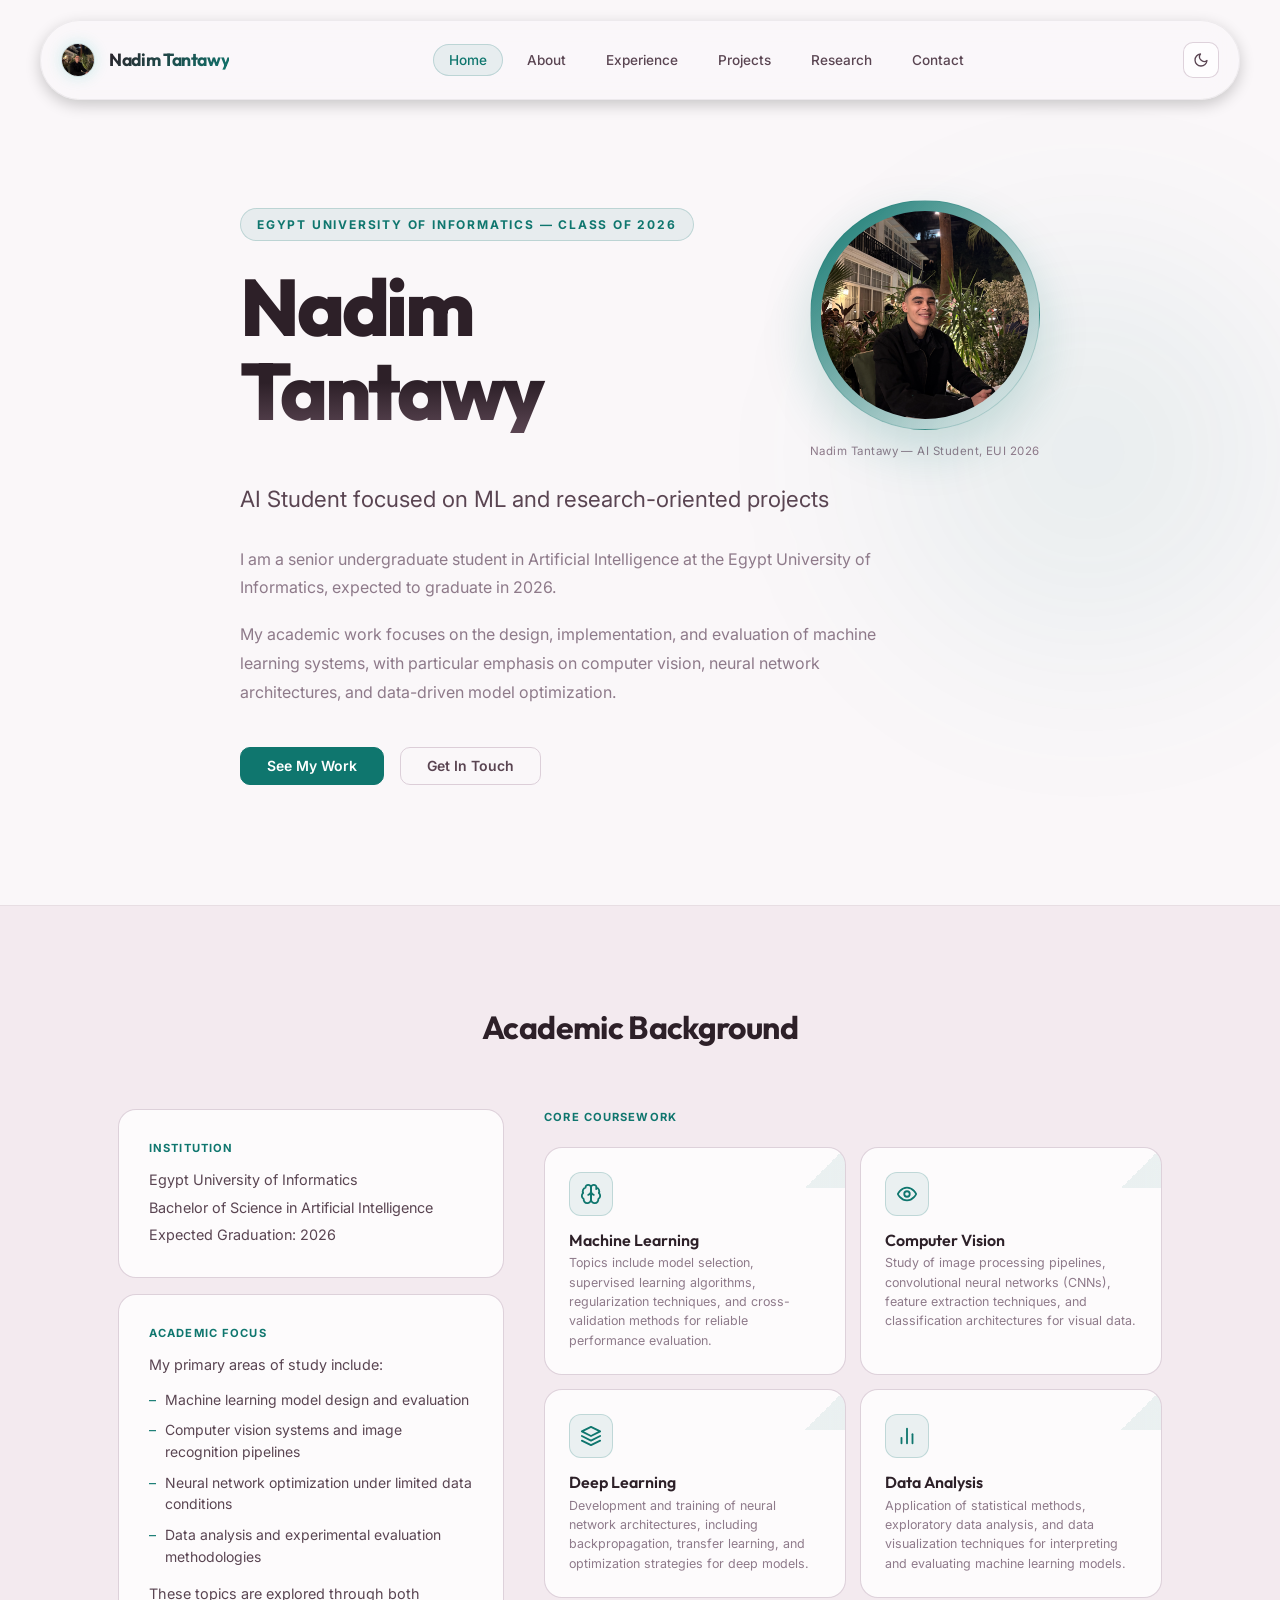
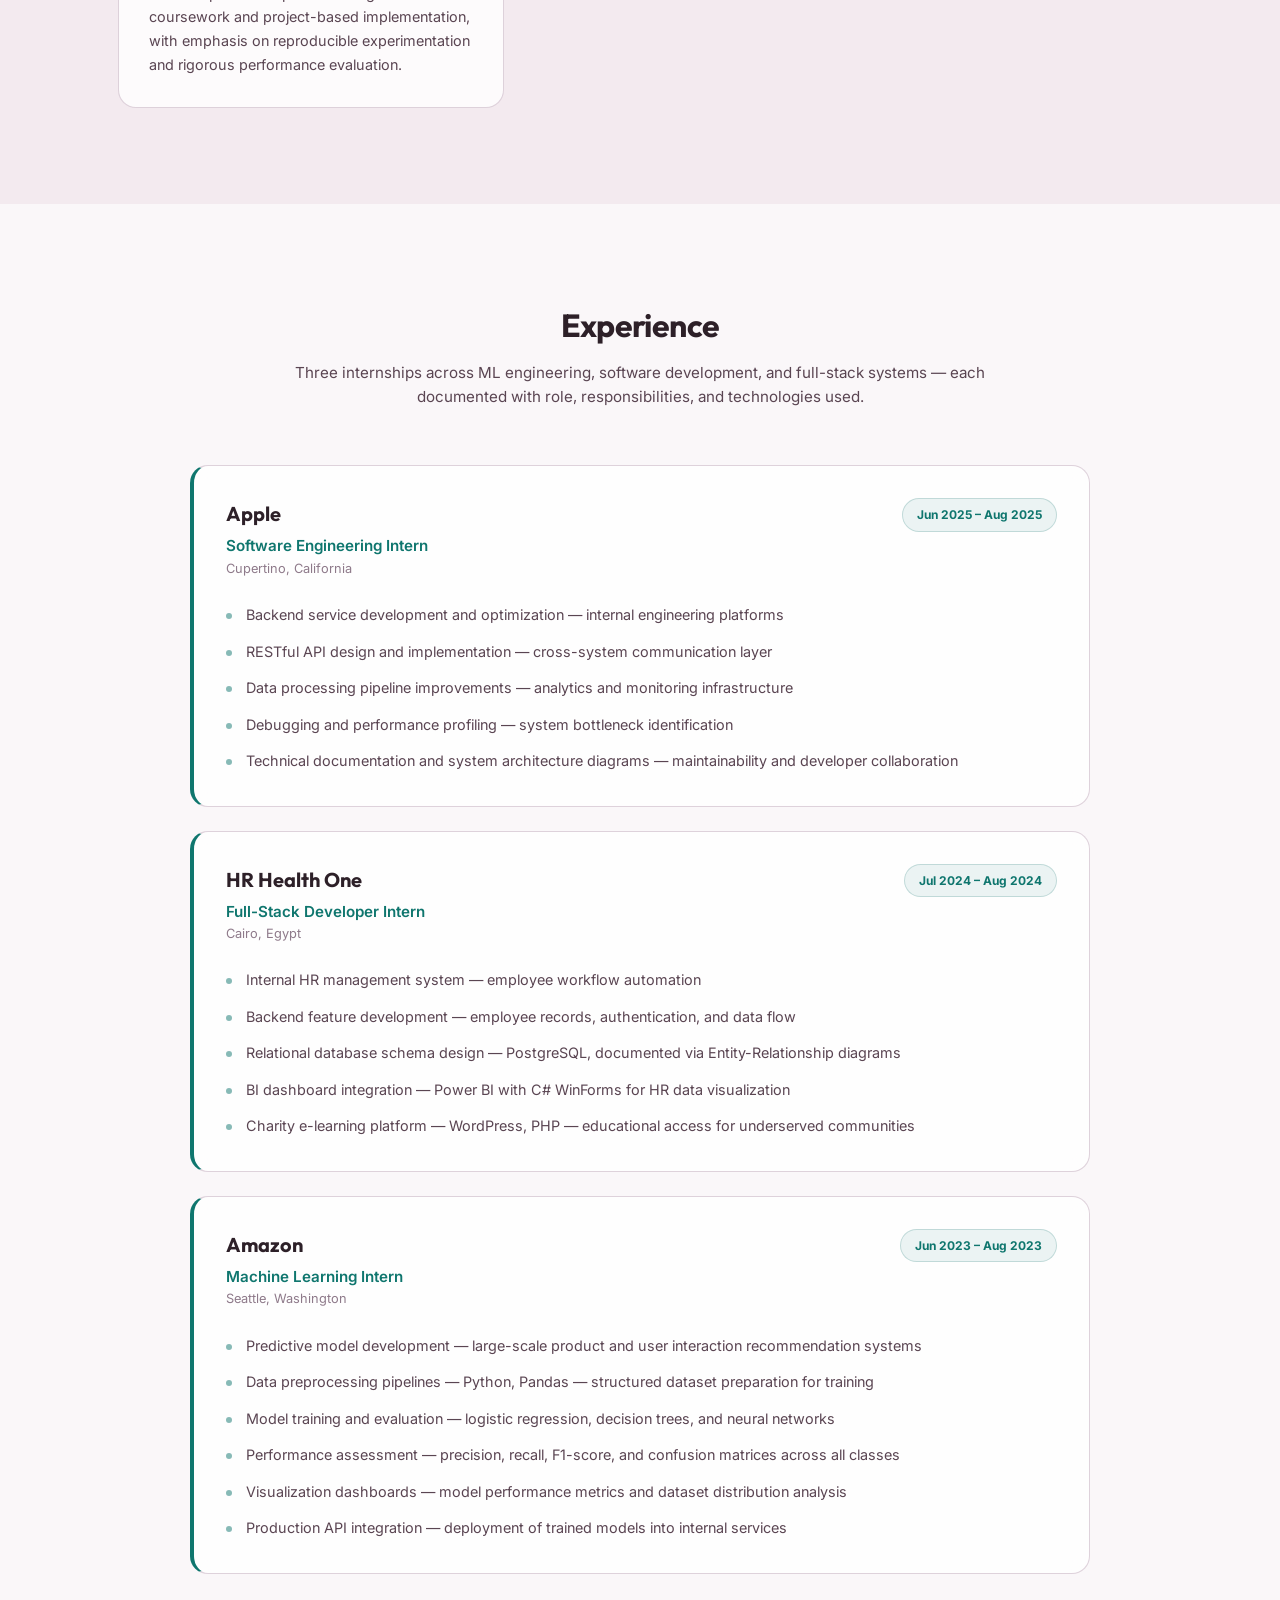
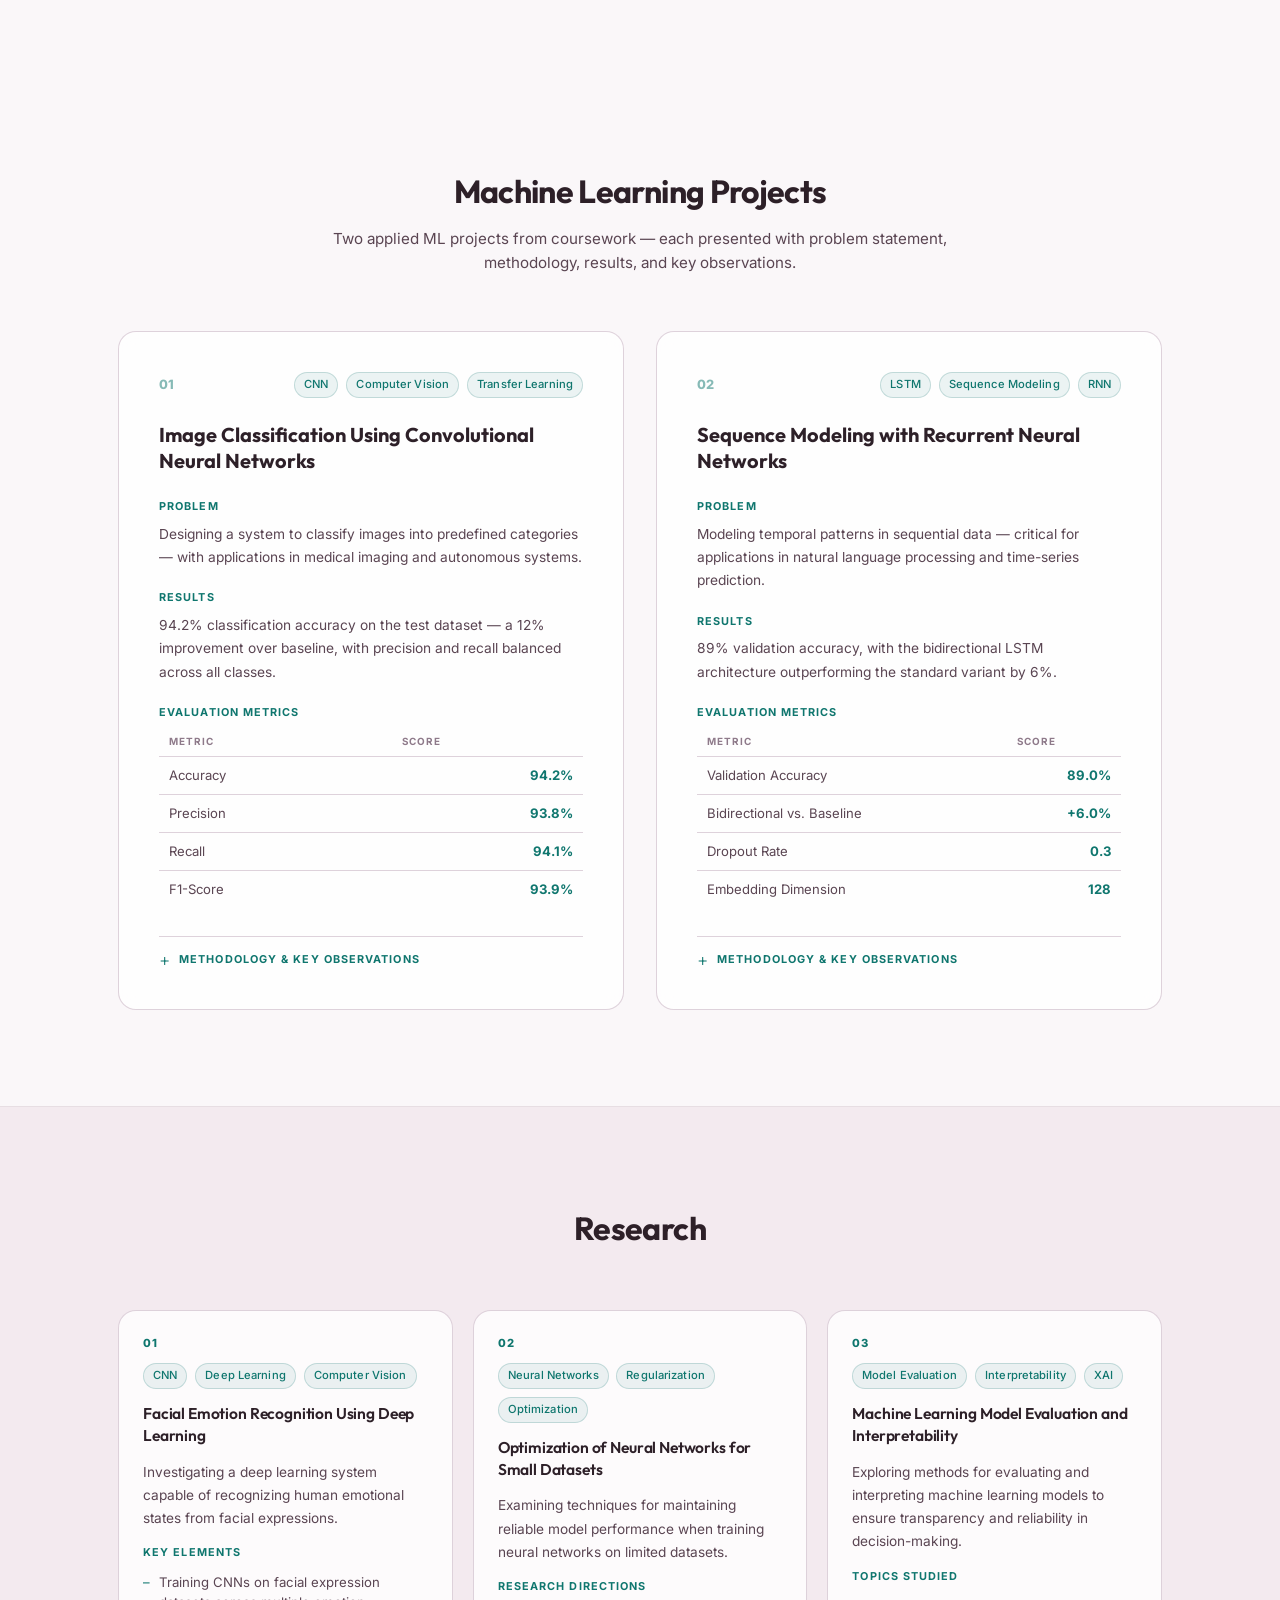
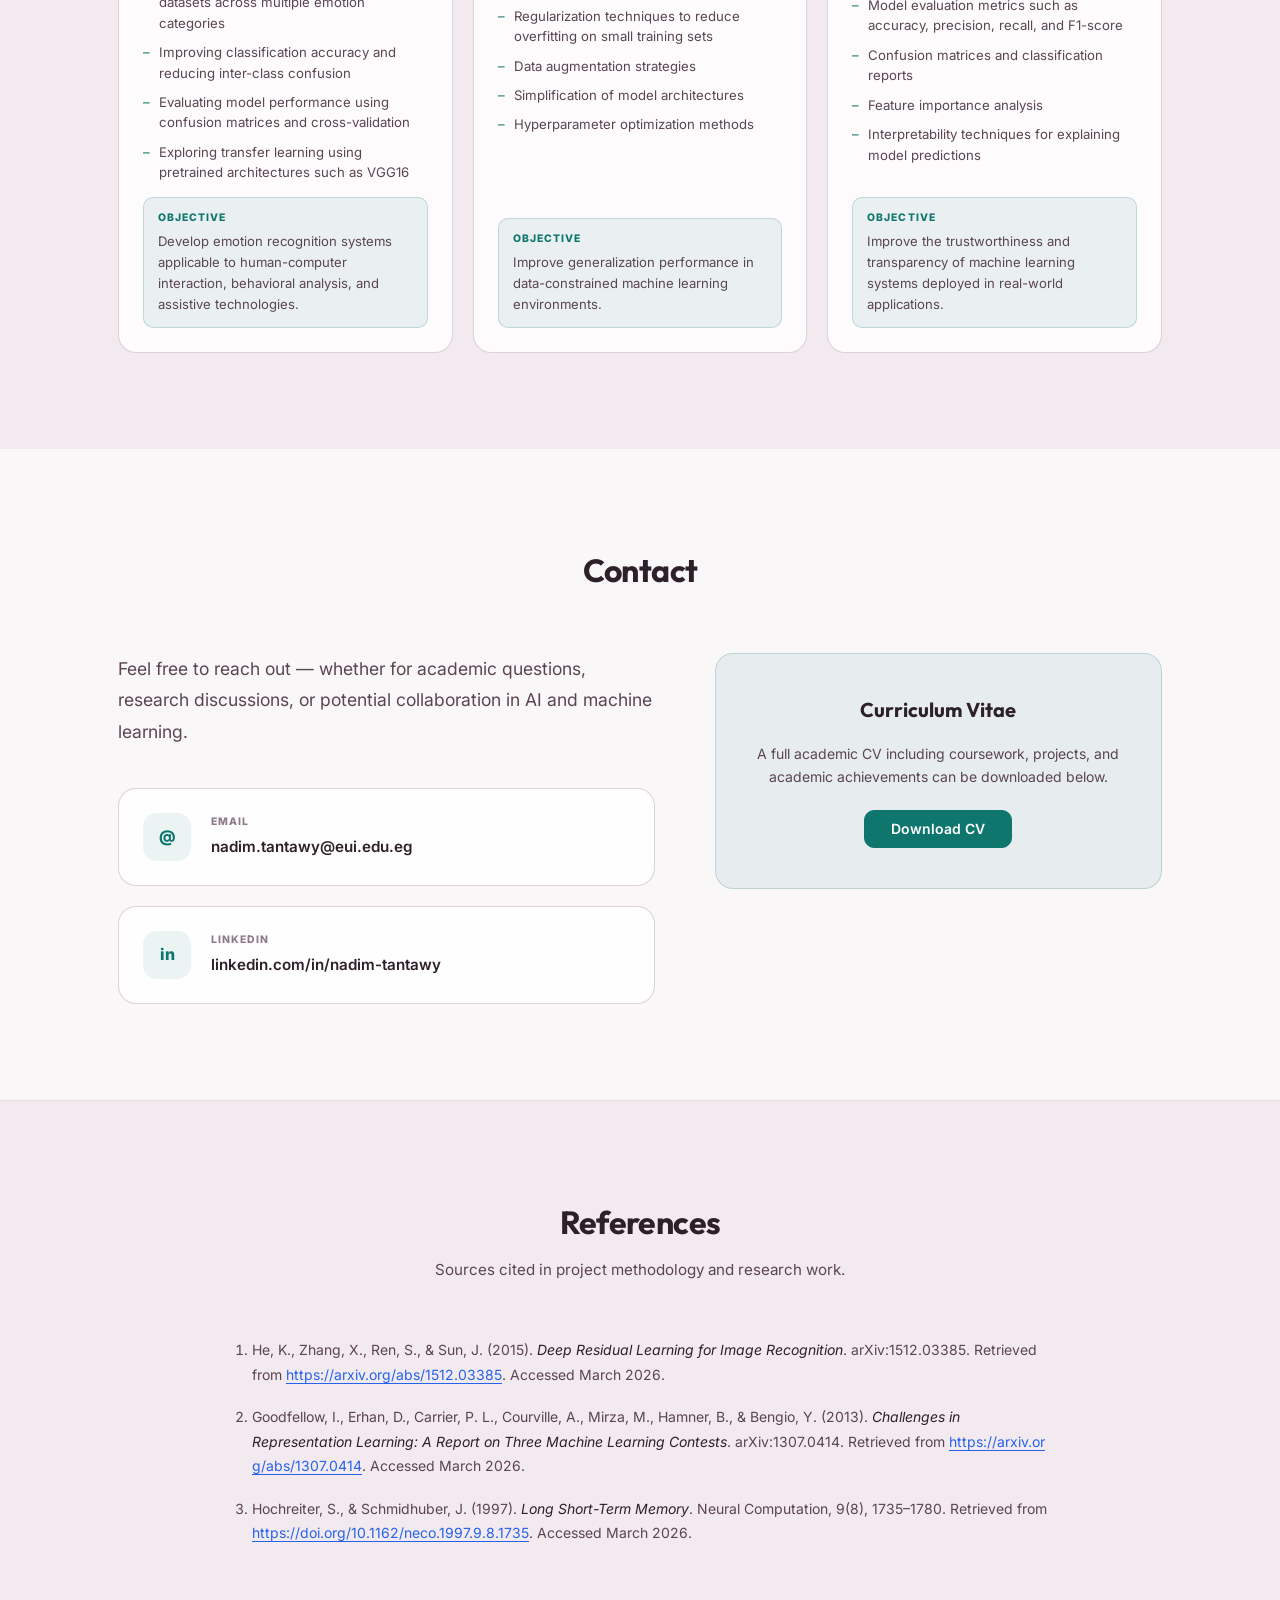
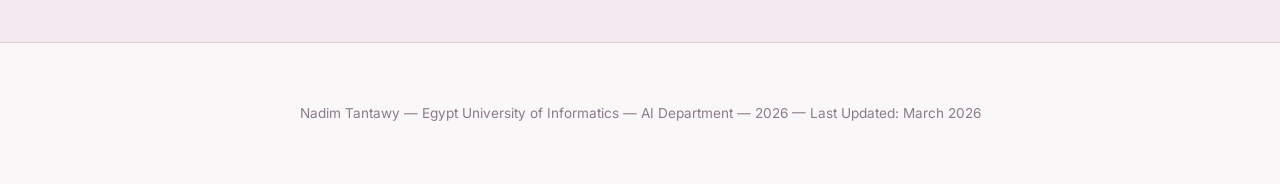
<file: index.html>
<!DOCTYPE html>
<html lang="en" data-theme="dark">

<head>
  <meta charset="UTF-8" />
  <meta name="viewport" content="width=device-width, initial-scale=1.0" />
  <meta name="description"
    content="Academic portfolio of Nadim Tantawy, senior AI student specializing in Machine Learning and Computer Vision at Egypt University of Informatics." />
  <title>Nadim Tantawy — AI Portfolio</title>
  <link rel="preconnect" href="https://fonts.googleapis.com" />
  <link rel="preconnect" href="https://fonts.gstatic.com" crossorigin />
  <link
    href="https://fonts.googleapis.com/css2?family=Inter:wght@300;400;500;600;700&family=Outfit:wght@400;500;600;700;800&display=swap"
    rel="stylesheet" />
  <link rel="stylesheet" href="styles.css" />
  <!-- Inline theme init: runs before first paint to prevent flash -->
  <script>
    (function () {
      var t = localStorage.getItem('theme') ||
        (window.matchMedia('(prefers-color-scheme:light)').matches ? 'light' : 'dark');
      document.documentElement.setAttribute('data-theme', t);
    }());
  </script>
</head>

<body>

  <!-- ===================== NAVIGATION ===================== -->
  <header class="navbar" id="navbar">
    <div class="nav-container">
      <a href="#home" class="nav-brand">
        <div class="brand-wrapper">
          <img src="Nadim image.png" alt="Nadim Tantawy Profile" class="nav-avatar">
          <span class="brand-name">Nadim Tantawy</span>
        </div>
      </a>
      <nav class="nav-menu" id="navMenu" aria-label="Main navigation">
        <ul class="nav-links">
          <li><a href="#home" class="nav-link active">Home</a></li>
          <li><a href="#about" class="nav-link">About</a></li>
          <li><a href="#experience" class="nav-link">Experience</a></li>
          <li><a href="#projects" class="nav-link">Projects</a></li>
          <li><a href="#research" class="nav-link">Research</a></li>
          <li><a href="#contact" class="nav-link">Contact</a></li>
        </ul>
      </nav>
      <div class="nav-actions">
        <button class="theme-toggle" id="themeToggle" aria-label="Toggle colour theme">
          <!-- Sun — visible in dark mode -->
          <svg class="icon-sun" xmlns="http://www.w3.org/2000/svg" width="16" height="16" viewBox="0 0 24 24"
            fill="none" stroke="currentColor" stroke-width="2" stroke-linecap="round" stroke-linejoin="round"
            aria-hidden="true">
            <circle cx="12" cy="12" r="4" />
            <path
              d="M12 2v2M12 20v2M4.93 4.93l1.41 1.41M17.66 17.66l1.41 1.41M2 12h2M20 12h2M6.34 17.66l-1.41 1.41M19.07 4.93l-1.41 1.41" />
          </svg>
          <!-- Moon — visible in light mode -->
          <svg class="icon-moon" xmlns="http://www.w3.org/2000/svg" width="16" height="16" viewBox="0 0 24 24"
            fill="none" stroke="currentColor" stroke-width="2" stroke-linecap="round" stroke-linejoin="round"
            aria-hidden="true">
            <path d="M21 12.79A9 9 0 1 1 11.21 3 7 7 0 0 0 21 12.79z" />
          </svg>
        </button>
        <button class="menu-toggle" id="menuToggle" aria-label="Toggle navigation menu" aria-expanded="false">
          <span></span><span></span><span></span>
        </button>
      </div>
    </div>
  </header>

  <main>

    <!-- ===================== HERO / HOME ===================== -->
    <section id="home" class="hero">
      <div class="container">
        <div class="hero-content reveal">
          <div class="hero-header">
            <div class="hero-text">
              <p class="eyebrow">Egypt University of Informatics &mdash; Class of 2026</p>
              <h1 class="hero-name">Nadim Tantawy</h1>
            </div>
            <figure class="hero-avatar-wrap">
              <div class="hero-avatar">
                <img src="Nadim image.png" alt="Nadim Tantawy, AI Student at Egypt University of Informatics" />
              </div>
              <figcaption class="hero-caption">Nadim Tantawy &mdash; AI Student, EUI 2026</figcaption>
            </figure>
          </div>
          <p class="hero-tagline">AI Student focused on ML and research-oriented projects</p>
          <p class="hero-intro">
            I am a senior undergraduate student in Artificial Intelligence
            at the Egypt University of Informatics, expected to graduate in 2026.
          </p>
          <p class="hero-intro">
            My academic work focuses on the design, implementation, and evaluation of machine learning
            systems, with particular emphasis on computer vision, neural network architectures,
            and data-driven model optimization.
          </p>
          <div class="hero-actions">
            <a href="#projects" class="btn btn-primary">See My Work</a>
            <a href="#contact" class="btn btn-outline">Get In Touch</a>
          </div>
        </div>
      </div>
    </section>

    <!-- ===================== ABOUT / ACADEMIC PROFILE ===================== -->
    <section id="about" class="section section-alt reveal">
      <div class="container">
        <header class="section-header">
          <h2 class="section-title">Academic Background</h2>
        </header>

        <div class="about-grid">
          <div class="about-left">
            <div class="info-card">
              <h3 class="card-label">Institution</h3>
              <p>Egypt University of Informatics</p>
              <p class="muted">Bachelor of Science in Artificial Intelligence</p>
              <p class="muted">Expected Graduation: 2026</p>
            </div>

            <div class="info-card">
              <h3 class="card-label">Academic Focus</h3>
              <p class="muted" style="margin-bottom: 12px;">My primary areas of study include:</p>
              <ul class="dash-list">
                <li>Machine learning model design and evaluation</li>
                <li>Computer vision systems and image recognition pipelines</li>
                <li>Neural network optimization under limited data conditions</li>
                <li>Data analysis and experimental evaluation methodologies</li>
              </ul>
              <p class="muted" style="margin-top: 14px;">
                These topics are explored through both coursework and project-based implementation,
                with emphasis on reproducible experimentation and rigorous performance evaluation.
              </p>
            </div>
          </div>

          <div class="about-right">
            <h3 class="card-label" style="margin-bottom: 20px;">Core Coursework</h3>
            <div class="course-grid">
              <div class="course-card">
                <div class="course-icon"><svg xmlns="http://www.w3.org/2000/svg" width="22" height="22"
                    viewBox="0 0 24 24" fill="none" stroke="currentColor" stroke-width="2" stroke-linecap="round"
                    stroke-linejoin="round">
                    <path d="M12 5a3 3 0 1 0-5.997.125 4 4 0 0 0-2.526 5.77 4 4 0 0 0 .556 6.588A4 4 0 1 0 12 18Z" />
                    <path d="M12 5a3 3 0 1 1 5.997.125 4 4 0 0 1 2.526 5.77 4 4 0 0 1-.556 6.588A4 4 0 1 1 12 18Z" />
                    <path d="M15 13a4.5 4.5 0 0 1-3-4 4.5 4.5 0 0 1-3 4" />
                    <path d="M17.599 6.5a3 3 0 0 0 .399-1.375" />
                  </svg></div>
                <div>
                  <h4>Machine Learning</h4>
                  <p>Topics include model selection, supervised learning algorithms, regularization techniques, and
                    cross-validation methods for reliable performance evaluation.</p>
                </div>
              </div>
              <div class="course-card">
                <div class="course-icon"><svg xmlns="http://www.w3.org/2000/svg" width="22" height="22"
                    viewBox="0 0 24 24" fill="none" stroke="currentColor" stroke-width="2" stroke-linecap="round"
                    stroke-linejoin="round">
                    <path d="M2 12s3-7 10-7 10 7 10 7-3 7-10 7-10-7-10-7Z" />
                    <circle cx="12" cy="12" r="3" />
                  </svg></div>
                <div>
                  <h4>Computer Vision</h4>
                  <p>Study of image processing pipelines, convolutional neural networks (CNNs), feature extraction
                    techniques, and classification architectures for visual data.</p>
                </div>
              </div>
              <div class="course-card">
                <div class="course-icon"><svg xmlns="http://www.w3.org/2000/svg" width="22" height="22"
                    viewBox="0 0 24 24" fill="none" stroke="currentColor" stroke-width="2" stroke-linecap="round"
                    stroke-linejoin="round">
                    <polygon points="12 2 2 7 12 12 22 7 12 2" />
                    <polyline points="2 17 12 22 22 17" />
                    <polyline points="2 12 12 17 22 12" />
                  </svg></div>
                <div>
                  <h4>Deep Learning</h4>
                  <p>Development and training of neural network architectures, including backpropagation, transfer
                    learning, and optimization strategies for deep models.</p>
                </div>
              </div>
              <div class="course-card">
                <div class="course-icon"><svg xmlns="http://www.w3.org/2000/svg" width="22" height="22"
                    viewBox="0 0 24 24" fill="none" stroke="currentColor" stroke-width="2" stroke-linecap="round"
                    stroke-linejoin="round">
                    <line x1="18" x2="18" y1="20" y2="10" />
                    <line x1="12" x2="12" y1="20" y2="4" />
                    <line x1="6" x2="6" y1="20" y2="14" />
                  </svg></div>
                <div>
                  <h4>Data Analysis</h4>
                  <p>Application of statistical methods, exploratory data analysis, and data visualization techniques
                    for interpreting and evaluating machine learning models.</p>
                </div>
              </div>
            </div>
          </div>
        </div>
      </div>
    </section>

    <!-- ===================== EXPERIENCE ===================== -->
    <section id="experience" class="section reveal">
      <div class="container">
        <header class="section-header">
          <h2 class="section-title">Experience</h2>
          <p class="section-sub">Three internships across ML engineering, software development, and full-stack systems — each documented with role, responsibilities, and technologies used.</p>
        </header>

        <div class="exp-list">

          <article class="exp-card">
            <div class="exp-head">
              <div class="exp-info">
                <h3 class="exp-company">Apple</h3>
                <p class="exp-role">Software Engineering Intern</p>
                <p class="exp-loc">Cupertino, California</p>
              </div>
              <span class="exp-period">Jun 2025 &ndash; Aug 2025</span>
            </div>
            <ul class="exp-bullets">
              <li>Backend service development and optimization &mdash; internal engineering platforms</li>
              <li>RESTful API design and implementation &mdash; cross-system communication layer</li>
              <li>Data processing pipeline improvements &mdash; analytics and monitoring infrastructure</li>
              <li>Debugging and performance profiling &mdash; system bottleneck identification</li>
              <li>Technical documentation and system architecture diagrams &mdash; maintainability and developer collaboration</li>
            </ul>
          </article>

          <article class="exp-card">
            <div class="exp-head">
              <div class="exp-info">
                <h3 class="exp-company">HR Health One</h3>
                <p class="exp-role">Full-Stack Developer Intern</p>
                <p class="exp-loc">Cairo, Egypt</p>
              </div>
              <span class="exp-period">Jul 2024 &ndash; Aug 2024</span>
            </div>
            <ul class="exp-bullets">
              <li>Internal HR management system &mdash; employee workflow automation</li>
              <li>Backend feature development &mdash; employee records, authentication, and data flow</li>
              <li>Relational database schema design &mdash; PostgreSQL, documented via Entity-Relationship diagrams</li>
              <li>BI dashboard integration &mdash; Power BI with C# WinForms for HR data visualization</li>
              <li>Charity e-learning platform &mdash; WordPress, PHP &mdash; educational access for underserved communities</li>
            </ul>
          </article>

          <article class="exp-card">
            <div class="exp-head">
              <div class="exp-info">
                <h3 class="exp-company">Amazon</h3>
                <p class="exp-role">Machine Learning Intern</p>
                <p class="exp-loc">Seattle, Washington</p>
              </div>
              <span class="exp-period">Jun 2023 &ndash; Aug 2023</span>
            </div>
            <ul class="exp-bullets">
              <li>Predictive model development &mdash; large-scale product and user interaction recommendation systems</li>
              <li>Data preprocessing pipelines &mdash; Python, Pandas &mdash; structured dataset preparation for training</li>
              <li>Model training and evaluation &mdash; logistic regression, decision trees, and neural networks</li>
              <li>Performance assessment &mdash; precision, recall, F1-score, and confusion matrices across all classes</li>
              <li>Visualization dashboards &mdash; model performance metrics and dataset distribution analysis</li>
              <li>Production API integration &mdash; deployment of trained models into internal services</li>
            </ul>
          </article>

        </div>
      </div>
    </section>

    <!-- ===================== PROJECTS ===================== -->
    <section id="projects" class="section reveal">
      <div class="container">
        <header class="section-header">
          <h2 class="section-title">Machine Learning Projects</h2>
          <p class="section-sub">Two applied ML projects from coursework — each presented with problem statement, methodology, results, and key observations.</p>
        </header>

        <div class="projects-grid">

          <!-- Project 01 -->
          <article class="project-card">
            <div class="project-header">
              <span class="project-num">01</span>
              <div class="tag-row">
                <span class="tag tag-sm">CNN</span>
                <span class="tag tag-sm">Computer Vision</span>
                <span class="tag tag-sm">Transfer Learning</span>
              </div>
            </div>
            <h3 class="project-title">Image Classification Using Convolutional Neural Networks</h3>
            <div class="project-body">
              <div class="detail">
                <h4>Problem</h4>
                <p>Designing a system to classify images into predefined categories &mdash; with applications in medical imaging and autonomous systems.</p>
              </div>
              <div class="detail">
                <h4>Results</h4>
                <p>94.2% classification accuracy on the test dataset &mdash; a 12% improvement over baseline, with precision and recall balanced across all classes.</p>
              </div>
              <div class="detail">
                <h4>Evaluation Metrics</h4>
                <table class="metrics-table">
                  <thead><tr><th>Metric</th><th>Score</th></tr></thead>
                  <tbody>
                    <tr><td>Accuracy</td><td>94.2%</td></tr>
                    <tr><td>Precision</td><td>93.8%</td></tr>
                    <tr><td>Recall</td><td>94.1%</td></tr>
                    <tr><td>F1-Score</td><td>93.9%</td></tr>
                  </tbody>
                </table>
              </div>
              <details>
                <summary>Methodology &amp; Key Observations</summary>
                <div class="detail">
                  <h4>Methodology</h4>
                  <p>Transfer learning with a pretrained ResNet-50 backbone. Key steps included:</p>
                  <ul class="dash-list" style="margin-top: 10px;">
                    <li>Applying data augmentation techniques to improve generalization</li>
                    <li>Fine-tuning classification layers on the target dataset</li>
                    <li>Implementing a structured training pipeline with validation monitoring</li>
                  </ul>
                </div>
                <div class="detail">
                  <h4>Key Observations</h4>
                  <ul class="dash-list">
                    <li>Transfer learning significantly reduced training time while maintaining strong predictive performance</li>
                    <li>Data augmentation proved essential for preventing overfitting when training data was limited</li>
                    <li>Evaluation metrics beyond accuracy were necessary to properly assess model behavior</li>
                  </ul>
                </div>
              </details>
            </div>
          </article>

          <!-- Project 02 -->
          <article class="project-card">
            <div class="project-header">
              <span class="project-num">02</span>
              <div class="tag-row">
                <span class="tag tag-sm">LSTM</span>
                <span class="tag tag-sm">Sequence Modeling</span>
                <span class="tag tag-sm">RNN</span>
              </div>
            </div>
            <h3 class="project-title">Sequence Modeling with Recurrent Neural Networks</h3>
            <div class="project-body">
              <div class="detail">
                <h4>Problem</h4>
                <p>Modeling temporal patterns in sequential data &mdash; critical for applications in natural language processing and time-series prediction.</p>
              </div>
              <div class="detail">
                <h4>Results</h4>
                <p>89% validation accuracy, with the bidirectional LSTM architecture outperforming the standard variant by 6%.</p>
              </div>
              <div class="detail">
                <h4>Evaluation Metrics</h4>
                <table class="metrics-table">
                  <thead><tr><th>Metric</th><th>Score</th></tr></thead>
                  <tbody>
                    <tr><td>Validation Accuracy</td><td>89.0%</td></tr>
                    <tr><td>Bidirectional vs. Baseline</td><td>+6.0%</td></tr>
                    <tr><td>Dropout Rate</td><td>0.3</td></tr>
                    <tr><td>Embedding Dimension</td><td>128</td></tr>
                  </tbody>
                </table>
              </div>
              <details>
                <summary>Methodology &amp; Key Observations</summary>
                <div class="detail">
                  <h4>Methodology</h4>
                  <p>LSTM-based RNN architecture. The training process included:</p>
                  <ul class="dash-list" style="margin-top: 10px;">
                    <li>Use of pretrained embeddings</li>
                    <li>Dropout regularization to reduce overfitting</li>
                    <li>Comparison between standard and bidirectional LSTM architectures</li>
                  </ul>
                </div>
                <div class="detail">
                  <h4>Key Observations</h4>
                  <ul class="dash-list">
                    <li>Careful data preprocessing had a significant impact on model performance</li>
                    <li>Hyperparameter tuning required systematic experimentation rather than heuristic selection</li>
                    <li>Bidirectional architectures improved contextual understanding in sequential tasks</li>
                  </ul>
                </div>
              </details>
            </div>
          </article>

        </div>
      </div>
    </section>

    <!-- ===================== RESEARCH ===================== -->
    <section id="research" class="section section-alt reveal">
      <div class="container">
        <header class="section-header">
          <h2 class="section-title">Research</h2>
        </header>

        <!-- Research project cards -->
        <div class="research-cards">

          <!-- Research 01 -->
          <article class="rcard">
            <div class="rcard-top">
              <span class="rcard-num">01</span>
              <div class="tag-row">
                <span class="tag tag-sm">CNN</span>
                <span class="tag tag-sm">Deep Learning</span>
                <span class="tag tag-sm">Computer Vision</span>
              </div>
            </div>
            <h3 class="rcard-title">Facial Emotion Recognition Using Deep Learning</h3>
            <p class="rcard-desc">Investigating a deep learning system capable of recognizing human emotional states from facial expressions.</p>
            <h4 class="rcard-sublabel">Key Elements</h4>
            <ul class="dash-list">
              <li>Training CNNs on facial expression datasets across multiple emotion categories</li>
              <li>Improving classification accuracy and reducing inter-class confusion</li>
              <li>Evaluating model performance using confusion matrices and cross-validation</li>
              <li>Exploring transfer learning using pretrained architectures such as VGG16</li>
            </ul>
            <div class="rcard-goal">
              <span class="rcard-goal-label">Objective</span>
              <p>Develop emotion recognition systems applicable to human-computer interaction, behavioral analysis, and assistive technologies.</p>
            </div>
          </article>

          <!-- Research 02 -->
          <article class="rcard">
            <div class="rcard-top">
              <span class="rcard-num">02</span>
              <div class="tag-row">
                <span class="tag tag-sm">Neural Networks</span>
                <span class="tag tag-sm">Regularization</span>
                <span class="tag tag-sm">Optimization</span>
              </div>
            </div>
            <h3 class="rcard-title">Optimization of Neural Networks for Small Datasets</h3>
            <p class="rcard-desc">Examining techniques for maintaining reliable model performance when training neural networks on limited datasets.</p>
            <h4 class="rcard-sublabel">Research Directions</h4>
            <ul class="dash-list">
              <li>Regularization techniques to reduce overfitting on small training sets</li>
              <li>Data augmentation strategies</li>
              <li>Simplification of model architectures</li>
              <li>Hyperparameter optimization methods</li>
            </ul>
            <div class="rcard-goal">
              <span class="rcard-goal-label">Objective</span>
              <p>Improve generalization performance in data-constrained machine learning environments.</p>
            </div>
          </article>

          <!-- Research 03 -->
          <article class="rcard">
            <div class="rcard-top">
              <span class="rcard-num">03</span>
              <div class="tag-row">
                <span class="tag tag-sm">Model Evaluation</span>
                <span class="tag tag-sm">Interpretability</span>
                <span class="tag tag-sm">XAI</span>
              </div>
            </div>
            <h3 class="rcard-title">Machine Learning Model Evaluation and Interpretability</h3>
            <p class="rcard-desc">Exploring methods for evaluating and interpreting machine learning models to ensure transparency and reliability in decision-making.</p>
            <h4 class="rcard-sublabel">Topics Studied</h4>
            <ul class="dash-list">
              <li>Model evaluation metrics such as accuracy, precision, recall, and F1-score</li>
              <li>Confusion matrices and classification reports</li>
              <li>Feature importance analysis</li>
              <li>Interpretability techniques for explaining model predictions</li>
            </ul>
            <div class="rcard-goal">
              <span class="rcard-goal-label">Objective</span>
              <p>Improve the trustworthiness and transparency of machine learning systems deployed in real-world applications.</p>
            </div>
          </article>

        </div>
      </div>
    </section>

    <!-- ===================== CONTACT ===================== -->
    <section id="contact" class="section reveal">
      <div class="container">
        <header class="section-header">
          <h2 class="section-title">Contact</h2>
        </header>

        <div class="contact-grid">
          <div class="contact-left">
            <p class="contact-intro">
              Feel free to reach out — whether for academic questions, research discussions,
              or potential collaboration in AI and machine learning.
            </p>
            <div class="contact-list">
              <a href="mailto:nadim.tantawy@eui.edu.eg" class="contact-item">
                <div class="contact-icon" aria-hidden="true">@</div>
                <div>
                  <p class="contact-label">Email</p>
                  <p class="contact-val">nadim.tantawy@eui.edu.eg</p>
                </div>
              </a>
              <a href="https://linkedin.com/in/nadim-tantawy" target="_blank" rel="noopener noreferrer"
                class="contact-item">
                <div class="contact-icon" aria-hidden="true">in</div>
                <div>
                  <p class="contact-label">LinkedIn</p>
                  <p class="contact-val">linkedin.com/in/nadim-tantawy</p>
                </div>
              </a>
            </div>
          </div>

          <div class="contact-right">
            <div class="resume-card">
              <h3>Curriculum Vitae</h3>
              <p>
                A full academic CV including coursework, projects, and academic
                achievements can be downloaded below.
              </p>
              <a href="#" class="btn btn-primary">Download CV</a>
            </div>
          </div>
        </div>
      </div>
    </section>

  </main>

  <!-- ===================== REFERENCES ===================== -->
  <section class="section section-alt">
    <div class="container">
      <header class="section-header">
        <h2 class="section-title">References</h2>
        <p class="section-sub">Sources cited in project methodology and research work.</p>
      </header>
      <ol class="references-list">
        <li>He, K., Zhang, X., Ren, S., &amp; Sun, J. (2015). <em>Deep Residual Learning for Image Recognition</em>. arXiv:1512.03385. Retrieved from <a href="https://arxiv.org/abs/1512.03385" target="_blank" rel="noopener noreferrer">https://arxiv.org/abs/1512.03385</a>. Accessed March 2026.</li>
        <li>Goodfellow, I., Erhan, D., Carrier, P. L., Courville, A., Mirza, M., Hamner, B., &amp; Bengio, Y. (2013). <em>Challenges in Representation Learning: A Report on Three Machine Learning Contests</em>. arXiv:1307.0414. Retrieved from <a href="https://arxiv.org/abs/1307.0414" target="_blank" rel="noopener noreferrer">https://arxiv.org/abs/1307.0414</a>. Accessed March 2026.</li>
        <li>Hochreiter, S., &amp; Schmidhuber, J. (1997). <em>Long Short-Term Memory</em>. Neural Computation, 9(8), 1735&ndash;1780. Retrieved from <a href="https://doi.org/10.1162/neco.1997.9.8.1735" target="_blank" rel="noopener noreferrer">https://doi.org/10.1162/neco.1997.9.8.1735</a>. Accessed March 2026.</li>
      </ol>
    </div>
  </section>

  <!-- ===================== FOOTER ===================== -->
  <footer class="footer">
    <div class="container">
      <p>Nadim Tantawy &mdash; Egypt University of Informatics &mdash; AI Department &mdash; 2026 &mdash; Last Updated: March 2026</p>
    </div>
  </footer>

  <script src="script.js"></script>
</body>

</html>
</file>
<file: styles.css>
/* ============================================================
   NADIM TANTAWY — ACADEMIC PORTFOLIO
   styles.css  (V2 UI + Amber palette + Updated content)
   ============================================================ */

/* ── Variables (dark — default) ──────────────────────────── */
:root {
  /* Core Palette (Dark mode default) */
  --bg: #120e15;
  --surface: #1a1423;
  --card: rgba(32, 25, 43, 0.6);
  --border: rgba(60, 48, 80, 0.5);
  --border-glow: rgba(20, 184, 166, 0.25);

  --accent: #14b8a6;
  --accent-dark: #0d9488;
  --accent-glow: rgba(20, 184, 166, 0.35);
  --accent-soft: rgba(20, 184, 166, 0.1);
  --accent-text: #5eead4;

  --text: #fdf8f6;
  --text-sec: #d4c1cc;
  --text-muted: #8e7a8a;

  --nav-h: 80px;
  --r: 18px;
  --r-sm: 10px;
  --shadow-lg: 0 20px 50px rgba(0, 0, 0, 0.5);
  --shadow-sm: 0 5px 15px rgba(0, 0, 0, 0.2);
  --t: 0.3s cubic-bezier(0.4, 0, 0.2, 1);

  --glass-bg: rgba(18, 14, 21, 0.85);
  --glass-border: rgba(255, 255, 255, 0.08);

  --font: 'Inter', system-ui, -apple-system, sans-serif;
  --font-heading: 'Outfit', 'Inter', sans-serif;
}

/* ── Light mode ───────────────────────────────────────────── */
html[data-theme="light"] {
  --bg: #faf7f9;
  --surface: #f3eaef;
  --card: rgba(255, 255, 255, 0.8);
  --border: rgba(200, 180, 195, 0.6);
  --border-glow: rgba(15, 118, 110, 0.2);

  --accent: #0f766e;
  --accent-dark: #115e59;
  --accent-glow: rgba(15, 118, 110, 0.2);
  --accent-soft: rgba(15, 118, 110, 0.08);

  --text: #2d2028;
  --text-sec: #5a4552;
  --text-muted: #8e7a8a;

  --glass-bg: rgba(250, 247, 249, 0.85);
  --glass-border: rgba(0, 0, 0, 0.05);
}

/* ── Reset ────────────────────────────────────────────────── */
*,
*::before,
*::after {
  box-sizing: border-box;
  margin: 0;
  padding: 0;
}

html {
  scroll-behavior: smooth;
  scroll-padding-top: var(--nav-h);
}

body {
  font-family: var(--font);
  background: var(--bg);
  color: var(--text);
  line-height: 1.6;
  -webkit-font-smoothing: antialiased;
  transition: background 0.3s ease, color 0.3s ease;
}

a {
  color: inherit;
  text-decoration: none;
}

ul {
  list-style: none;
}

img {
  display: block;
  max-width: 100%;
}

/* ── Utilities ────────────────────────────────────────────── */
.container {
  max-width: 1100px;
  margin: 0 auto;
  padding: 0 28px;
}

.muted {
  color: var(--text-muted);
  font-size: 0.85rem;
}

.card-label {
  font-size: 0.7rem;
  font-weight: 700;
  letter-spacing: 0.1em;
  text-transform: uppercase;
  color: var(--accent);
  margin-bottom: 10px;
}

/* ── Scroll Reveal ────────────────────────────────────────── */
.reveal {
  opacity: 0;
  transform: translateY(30px);
  transition: opacity 0.7s ease, transform 0.7s ease;
}

.reveal.active {
  opacity: 1;
  transform: translateY(0);
}

/* ── Tags ─────────────────────────────────────────────────── */
.tag {
  display: inline-block;
  padding: 5px 13px;
  background: var(--accent-soft);
  border: 1px solid var(--border-glow);
  border-radius: 100px;
  font-size: 0.78rem;
  font-weight: 500;
  color: var(--accent);
  letter-spacing: 0.01em;
}

.tag.tag-sm {
  padding: 3px 9px;
  font-size: 0.7rem;
}

.tag-row {
  display: flex;
  flex-wrap: wrap;
  gap: 8px;
}

/* ── Buttons ──────────────────────────────────────────────── */
.btn {
  display: inline-block;
  padding: 11px 26px;
  border-radius: var(--r-sm);
  font-size: 0.875rem;
  font-weight: 600;
  line-height: 1;
  cursor: pointer;
  transition: background var(--t), border-color var(--t),
    color var(--t), transform var(--t), box-shadow var(--t);
}

.btn-primary {
  background: var(--accent);
  color: #fff;
  border: 1px solid var(--accent);
}

.btn-primary:hover {
  background: var(--accent-dark);
  border-color: var(--accent-dark);
  transform: translateY(-2px);
  box-shadow: 0 6px 20px rgba(20, 184, 166, 0.35);
}

.btn-outline {
  background: transparent;
  color: var(--text-sec);
  border: 1px solid var(--border);
}

.btn-outline:hover {
  background: var(--card);
  color: var(--text);
  border-color: var(--text-muted);
  transform: translateY(-2px);
}

/* ── Navigation (floating pill) ──────────────────────────── */
.navbar {
  position: fixed;
  inset: 20px 0 auto 0;
  height: var(--nav-h);
  z-index: 200;
  transition: all var(--t);
}

.nav-container {
  max-width: 1200px;
  margin: 0 auto;
  padding: 0 20px;
  height: 100%;
  display: flex;
  align-items: center;
  justify-content: space-between;
  background: var(--glass-bg);
  backdrop-filter: blur(16px) saturate(180%);
  -webkit-backdrop-filter: blur(16px) saturate(180%);
  border: 1px solid var(--glass-border);
  border-radius: 100px;
  box-shadow: var(--shadow-sm);
}

.navbar.scrolled {
  inset: 10px 0 auto 0;
}

.navbar.scrolled .nav-container {
  box-shadow: var(--shadow-lg);
  border-color: var(--accent-glow);
}

.nav-brand {
  display: flex;
  flex-direction: column;
  gap: 1px;
}

.brand-name {
  font-family: var(--font-heading);
  font-size: 1.1rem;
  font-weight: 700;
  background: linear-gradient(135deg, var(--text), var(--accent));
  background-clip: text;
  -webkit-background-clip: text;
  -webkit-text-fill-color: transparent;
  letter-spacing: -0.02em;
}

.nav-links {
  display: flex;
  gap: 8px;
}

.nav-link {
  padding: 8px 16px;
  border-radius: 100px;
  font-size: 0.85rem;
  font-weight: 500;
  color: var(--text-sec);
  transition: all var(--t);
}

.nav-link:hover,
.nav-link.active {
  color: var(--text);
  background: var(--accent-soft);
}

.nav-link.active {
  color: var(--accent);
  box-shadow: inset 0 0 0 1px var(--accent-glow);
}

/* Right cluster */
.nav-actions {
  display: flex;
  align-items: center;
  gap: 8px;
  flex-shrink: 0;
}

/* Theme toggle */
.theme-toggle {
  width: 36px;
  height: 36px;
  border-radius: var(--r-sm);
  background: var(--card);
  border: 1px solid var(--border);
  color: var(--text-sec);
  cursor: pointer;
  display: flex;
  align-items: center;
  justify-content: center;
  flex-shrink: 0;
  transition: color var(--t), background var(--t), border-color var(--t), transform var(--t);
}

.theme-toggle:hover {
  color: var(--text);
  border-color: var(--accent);
  background: var(--accent-soft);
  transform: rotate(15deg);
}

.icon-moon {
  display: none;
}

.icon-sun {
  display: block;
}

html[data-theme="light"] .icon-moon {
  display: block;
}

html[data-theme="light"] .icon-sun {
  display: none;
}

/* Hamburger */
.menu-toggle {
  display: none;
  flex-direction: column;
  gap: 5px;
  background: none;
  border: none;
  cursor: pointer;
  padding: 8px;
}

.menu-toggle span {
  display: block;
  width: 22px;
  height: 2px;
  background: var(--text);
  border-radius: 2px;
  transition: transform var(--t), opacity var(--t);
}

.menu-toggle[aria-expanded="true"] span:nth-child(1) {
  transform: translateY(7px) rotate(45deg);
}

.menu-toggle[aria-expanded="true"] span:nth-child(2) {
  opacity: 0;
}

.menu-toggle[aria-expanded="true"] span:nth-child(3) {
  transform: translateY(-7px) rotate(-45deg);
}

/* ── Section base ─────────────────────────────────────────── */
.section {
  padding: 96px 0;
}

.section-alt {
  background: var(--surface);
  border-top: 1px solid var(--glass-border);
}

.section-header {
  text-align: center;
  margin-bottom: 56px;
}

.section-title {
  font-family: var(--font-heading);
  font-size: clamp(1.6rem, 3.5vw, 2rem);
  font-weight: 700;
  letter-spacing: -0.02em;
  margin-bottom: 10px;
}

.section-sub {
  color: var(--text-sec);
  font-size: 0.95rem;
  max-width: 700px;
  margin: 0 auto;
}

/* ── Hero ─────────────────────────────────────────────────── */
.hero {
  position: relative;
  padding-top: calc(var(--nav-h) + 120px);
  padding-bottom: 120px;
  min-height: 100vh;
  display: flex;
  align-items: center;
  overflow: hidden;
}

.hero::before {
  content: '';
  position: absolute;
  top: 20%;
  right: -10%;
  width: 50%;
  height: 60%;
  background: radial-gradient(circle, var(--accent-glow) 0%, transparent 70%);
  filter: blur(80px);
  z-index: -1;
  opacity: 0.5;
}

.hero .container {
  position: relative;
  z-index: 1;
}

.hero-content {
  max-width: 800px;
  position: relative;
  z-index: 1;
}

.eyebrow {
  display: inline-block;
  font-size: 0.75rem;
  font-weight: 700;
  letter-spacing: 0.15em;
  text-transform: uppercase;
  color: var(--accent);
  margin-bottom: 24px;
  background: var(--accent-soft);
  padding: 6px 16px;
  border-radius: 100px;
  border: 1px solid var(--accent-glow);
}

.hero-name {
  font-family: var(--font-heading);
  font-size: clamp(3rem, 8vw, 5rem);
  font-weight: 800;
  letter-spacing: -0.04em;
  line-height: 1.05;
  margin-bottom: 20px;
  background: linear-gradient(to bottom, var(--text) 70%, var(--text-sec));
  background-clip: text;
  -webkit-background-clip: text;
  -webkit-text-fill-color: transparent;
}

.hero-tagline {
  font-size: clamp(1.1rem, 2.5vw, 1.4rem);
  color: var(--text-sec);
  font-weight: 400;
  margin-bottom: 28px;
  line-height: 1.6;
}

.hero-intro {
  font-size: 1rem;
  color: var(--text-muted);
  line-height: 1.8;
  max-width: 650px;
  margin-bottom: 18px;
}

.hero-intro+.hero-intro {
  margin-top: 0;
}

.hero-intro:last-of-type {
  margin-bottom: 40px;
}

.hero-actions {
  display: flex;
  gap: 16px;
  flex-wrap: wrap;
}

/* ── Info cards (glassmorphism) ───────────────────────────── */
.info-card {
  background: var(--card);
  backdrop-filter: blur(10px);
  -webkit-backdrop-filter: blur(10px);
  border: 1px solid var(--border);
  border-radius: var(--r);
  padding: 30px;
  transition: all var(--t);
}

.info-card+.info-card {
  margin-top: 16px;
}

.info-card:hover {
  border-color: var(--accent-glow);
  box-shadow: var(--shadow-sm);
  transform: scale(1.01);
}

.info-card p {
  font-size: 0.9rem;
  color: var(--text-sec);
  line-height: 1.65;
}

.info-card p+p {
  margin-top: 4px;
}

.dash-list {
  display: flex;
  flex-direction: column;
  gap: 9px;
}

.dash-list li {
  font-size: 0.875rem;
  color: var(--text-sec);
  padding-left: 16px;
  position: relative;
  line-height: 1.55;
}

.dash-list li::before {
  content: '\2013';
  position: absolute;
  left: 0;
  color: var(--accent);
}

/* ── About grid ───────────────────────────────────────────── */
.about-grid {
  display: grid;
  grid-template-columns: 1fr 1.6fr;
  gap: 40px;
  align-items: start;
}

/* Course cards */
.course-grid {
  display: grid;
  grid-template-columns: 1fr 1fr;
  gap: 14px;
}

.course-card {
  background: var(--card);
  backdrop-filter: blur(10px);
  -webkit-backdrop-filter: blur(10px);
  border: 1px solid var(--border);
  border-radius: var(--r);
  padding: 24px;
  display: flex;
  flex-direction: column;
  gap: 12px;
  transition: all var(--t);
  position: relative;
  overflow: hidden;
}

.course-card::after {
  content: '';
  position: absolute;
  top: 0;
  right: 0;
  width: 40px;
  height: 40px;
  background: linear-gradient(135deg, transparent 50%, var(--accent-soft) 50%);
  transition: all var(--t);
}

.course-card:hover {
  border-color: var(--accent);
  transform: translateY(-5px);
  box-shadow: var(--shadow-sm);
}

.course-card:hover::after {
  width: 100%;
  height: 100%;
  opacity: 0.1;
}

.course-icon {
  width: 44px;
  height: 44px;
  background: var(--accent-soft);
  border: 1px solid var(--accent-glow);
  border-radius: 12px;
  display: flex;
  align-items: center;
  justify-content: center;
  font-size: 0.7rem;
  font-weight: 800;
  color: var(--accent);
}

.course-card h4 {
  font-family: var(--font-heading);
  font-size: 1rem;
  font-weight: 600;
}

.course-card p {
  font-size: 0.78rem;
  color: var(--text-muted);
  line-height: 1.55;
}

/* ── Projects ─────────────────────────────────────────────── */
.projects-grid {
  display: grid;
  grid-template-columns: 1fr 1fr;
  gap: 32px;
}

.project-card {
  background: var(--card);
  backdrop-filter: blur(10px);
  -webkit-backdrop-filter: blur(10px);
  border: 1px solid var(--border);
  border-radius: var(--r);
  padding: 40px;
  position: relative;
  overflow: hidden;
  transition: all var(--t);
}

.project-card::before {
  content: '';
  position: absolute;
  inset: 0;
  background: radial-gradient(800px circle at var(--mouse-x, 0) var(--mouse-y, 0), var(--accent-soft), transparent 40%);
  opacity: 0;
  transition: opacity 0.5s;
  z-index: 0;
}

.project-card:hover {
  border-color: var(--accent-glow);
  transform: translateY(-8px);
  box-shadow: var(--shadow-lg);
}

.project-card:hover::before {
  opacity: 1;
}

.project-header {
  position: relative;
  z-index: 1;
  display: flex;
  align-items: center;
  justify-content: space-between;
  flex-wrap: wrap;
  gap: 10px;
  margin-bottom: 24px;
}

.project-num {
  font-size: 0.8rem;
  font-weight: 800;
  color: var(--accent);
  opacity: 0.5;
}

.project-title {
  position: relative;
  z-index: 1;
  font-family: var(--font-heading);
  font-size: 1.25rem;
  font-weight: 700;
  line-height: 1.3;
  margin-bottom: 24px;
  color: var(--text);
}

.project-body {
  position: relative;
  z-index: 1;
  display: flex;
  flex-direction: column;
  gap: 20px;
}

.detail h4 {
  font-size: 0.68rem;
  font-weight: 700;
  letter-spacing: 0.1em;
  text-transform: uppercase;
  color: var(--accent);
  margin-bottom: 7px;
}

.detail p {
  font-size: 0.86rem;
  color: var(--text-sec);
  line-height: 1.7;
}

/* ── Experience ───────────────────────────────────────────── */
.exp-list {
  display: flex;
  flex-direction: column;
  gap: 24px;
  max-width: 900px;
  margin: 0 auto;
}

.exp-card {
  background: var(--card);
  backdrop-filter: blur(10px);
  -webkit-backdrop-filter: blur(10px);
  border: 1px solid var(--border);
  border-left: 4px solid var(--accent);
  border-radius: var(--r);
  padding: 32px;
  transition: all var(--t);
  position: relative;
}

.exp-card:hover {
  border-left-width: 8px;
  border-color: var(--accent);
  transform: translateX(10px);
  box-shadow: var(--shadow-lg);
}

.exp-head {
  display: flex;
  justify-content: space-between;
  align-items: flex-start;
  gap: 20px;
  flex-wrap: wrap;
  margin-bottom: 24px;
}

.exp-company {
  font-family: var(--font-heading);
  font-size: 1.25rem;
  font-weight: 700;
  color: var(--text);
}

.exp-role {
  font-size: 0.95rem;
  color: var(--accent);
  font-weight: 600;
  margin-top: 4px;
}

.exp-loc {
  font-size: 0.8rem;
  color: var(--text-muted);
}

.exp-period {
  font-size: 0.75rem;
  font-weight: 700;
  color: var(--accent);
  background: var(--accent-soft);
  border: 1px solid var(--accent-glow);
  border-radius: 100px;
  padding: 6px 14px;
  white-space: nowrap;
}

.exp-context {
  font-size: 0.9rem;
  color: var(--text-sec);
  line-height: 1.7;
  margin-bottom: 16px;
}

.exp-bullets {
  display: flex;
  flex-direction: column;
  gap: 12px;
}

.exp-bullets li {
  font-size: 0.9rem;
  color: var(--text-sec);
  padding-left: 20px;
  position: relative;
  line-height: 1.7;
}

.exp-bullets li::before {
  content: '';
  position: absolute;
  left: 0;
  top: 10px;
  width: 6px;
  height: 6px;
  background: var(--accent);
  border-radius: 50%;
  opacity: 0.5;
}

/* ── Research ─────────────────────────────────────────────── */
.research-overview {
  margin-bottom: 28px;
}

.research-overview .info-card p {
  font-size: 0.9rem;
  color: var(--text-sec);
  line-height: 1.7;
}

.research-overview .info-card strong {
  color: var(--text);
}

.research-cards {
  display: grid;
  grid-template-columns: repeat(3, 1fr);
  gap: 20px;
}

.rcard {
  background: var(--card);
  backdrop-filter: blur(10px);
  -webkit-backdrop-filter: blur(10px);
  border: 1px solid var(--border);
  border-radius: var(--r);
  padding: 24px;
  display: flex;
  flex-direction: column;
  gap: 14px;
  transition: all var(--t);
}

.rcard:hover {
  border-color: var(--accent);
  transform: translateY(-5px);
  box-shadow: var(--shadow-sm);
}

.rcard-top {
  display: flex;
  align-items: center;
  justify-content: space-between;
  gap: 10px;
  flex-wrap: wrap;
}

.rcard-num {
  font-size: 0.7rem;
  font-weight: 800;
  letter-spacing: 0.1em;
  color: var(--accent);
}

.rcard-title {
  font-family: var(--font-heading);
  font-size: 0.975rem;
  font-weight: 600;
  line-height: 1.4;
  letter-spacing: -0.01em;
}

.rcard-desc {
  font-size: 0.855rem;
  color: var(--text-sec);
  line-height: 1.7;
}

.rcard-sublabel {
  font-size: 0.68rem;
  font-weight: 700;
  letter-spacing: 0.1em;
  text-transform: uppercase;
  color: var(--accent);
  margin-bottom: -4px;
}

.rcard .dash-list li {
  font-size: 0.825rem;
  line-height: 1.55;
}

.rcard-goal {
  background: var(--accent-soft);
  border: 1px solid var(--accent-glow);
  border-radius: var(--r-sm);
  padding: 12px 14px;
  margin-top: auto;
}

.rcard-goal-label {
  display: block;
  font-size: 0.65rem;
  font-weight: 800;
  letter-spacing: 0.1em;
  text-transform: uppercase;
  color: var(--accent);
  margin-bottom: 5px;
}

.rcard-goal p {
  font-size: 0.82rem;
  color: var(--text-sec);
  line-height: 1.6;
}

/* ── Contact ──────────────────────────────────────────────── */
.contact-grid {
  display: grid;
  grid-template-columns: 1.2fr 1fr;
  gap: 60px;
  align-items: start;
}

.contact-intro {
  font-size: 1.1rem;
  color: var(--text-sec);
  line-height: 1.8;
  margin-bottom: 40px;
}

.contact-list {
  display: flex;
  flex-direction: column;
  gap: 20px;
}

.contact-item {
  display: flex;
  align-items: center;
  gap: 20px;
  background: var(--card);
  backdrop-filter: blur(10px);
  -webkit-backdrop-filter: blur(10px);
  border: 1px solid var(--border);
  border-radius: var(--r);
  padding: 24px;
  transition: all var(--t);
}

.contact-item:hover {
  border-color: var(--accent);
  transform: translateY(-4px);
  background: var(--accent-soft);
}

.contact-icon {
  width: 48px;
  height: 48px;
  background: var(--accent-soft);
  border-radius: 14px;
  display: flex;
  align-items: center;
  justify-content: center;
  font-size: 1rem;
  font-weight: 800;
  color: var(--accent);
}

.contact-label {
  font-size: 0.65rem;
  font-weight: 800;
  text-transform: uppercase;
  letter-spacing: 0.1em;
  color: var(--text-muted);
  margin-bottom: 4px;
}

.contact-val {
  font-size: 0.95rem;
  color: var(--text);
  font-weight: 600;
}

.resume-card {
  background: var(--accent-soft);
  border: 1px solid var(--accent-glow);
  border-radius: var(--r);
  padding: 40px;
  text-align: center;
}

.resume-card h3 {
  font-family: var(--font-heading);
  font-size: 1.25rem;
  font-weight: 700;
  margin-bottom: 16px;
}

.resume-card p {
  font-size: 0.875rem;
  color: var(--text-sec);
  line-height: 1.65;
  margin-bottom: 22px;
}

/* ── Hero Avatar Wrapper + Caption ──────────────────────── */
.hero-avatar-wrap {
  flex-shrink: 0;
  display: flex;
  flex-direction: column;
  align-items: center;
  gap: 12px;
}

.hero-caption {
  font-size: 0.72rem;
  color: var(--text-muted);
  text-align: center;
  letter-spacing: 0.04em;
}

/* ── Metrics Table ───────────────────────────────────────── */
.metrics-table {
  width: 100%;
  border-collapse: collapse;
  margin-top: 4px;
}

.metrics-table thead th {
  font-size: 0.62rem;
  font-weight: 700;
  letter-spacing: 0.1em;
  text-transform: uppercase;
  color: var(--text-muted);
  padding: 6px 10px;
  border-bottom: 1px solid var(--border);
  text-align: left;
}

.metrics-table tbody td {
  padding: 8px 10px;
  font-size: 0.82rem;
  color: var(--text-sec);
  border-bottom: 1px solid var(--border);
}

.metrics-table tbody tr:last-child td {
  border-bottom: none;
}

.metrics-table tbody td:last-child {
  font-weight: 700;
  color: var(--accent);
  text-align: right;
}

/* ── References ──────────────────────────────────────────── */
.references-list {
  list-style: decimal;
  padding-left: 22px;
  display: flex;
  flex-direction: column;
  gap: 18px;
  max-width: 820px;
  margin: 0 auto;
}

.references-list li {
  font-size: 0.875rem;
  color: var(--text-sec);
  line-height: 1.75;
}

.references-list li em {
  color: var(--text);
  font-style: italic;
}

.references-list li a {
  color: #60a5fa;
  text-decoration: underline;
  text-underline-offset: 3px;
  word-break: break-all;
}

html[data-theme="light"] .references-list li a {
  color: #2563eb;
}

/* ── Details / Summary (project cards) ───────────────────── */
.project-card details {
  margin-top: 8px;
  border-top: 1px solid var(--border);
}

.project-card details summary {
  font-size: 0.68rem;
  font-weight: 700;
  letter-spacing: 0.1em;
  text-transform: uppercase;
  color: var(--accent);
  cursor: pointer;
  list-style: none;
  display: flex;
  align-items: center;
  gap: 8px;
  padding: 14px 0 0;
  transition: opacity var(--t);
  user-select: none;
}

.project-card details summary::-webkit-details-marker {
  display: none;
}

.project-card details summary::before {
  content: '+';
  font-size: 1.1rem;
  font-weight: 300;
  line-height: 1;
  color: var(--accent);
  transition: transform var(--t);
}

.project-card details[open] summary::before {
  content: '\2212';
}

.project-card details summary:hover {
  opacity: 0.75;
}

.project-card details .detail {
  padding-top: 20px;
}

/* ── Footer ───────────────────────────────────────────────── */
.footer {
  padding: 60px 0;
  border-top: 1px solid var(--border);
  text-align: center;
  background: var(--bg);
}

.footer p {
  font-size: 0.85rem;
  color: var(--text-muted);
}


/* ── Profile Styles ─────────────────────────────────────────── */
.brand-wrapper {
  display: flex;
  align-items: center;
  gap: 14px;
}

.nav-avatar {
  width: 34px;
  height: 34px;
  border-radius: 50%;
  object-fit: cover;
  border: 1px solid var(--accent-glow);
  box-shadow: 0 0 15px rgba(20, 184, 166, 0.2);
}

.hero-header {
  display: flex;
  align-items: center;
  justify-content: space-between;
  gap: 60px;
  margin-bottom: 20px;
}

.hero-text {
  flex: 1;
}

.hero-avatar {
  flex-shrink: 0;
  width: clamp(160px, 18vw, 260px);
  height: clamp(160px, 18vw, 260px);
  border-radius: 50%;
  padding: 10px;
  background: linear-gradient(135deg, var(--accent), transparent);
  border: 1px solid var(--border-glow);
  box-shadow: 0 20px 50px var(--accent-glow);
  position: relative;
  transition: transform var(--t), box-shadow var(--t);
  overflow: hidden;
}

.hero-avatar:hover {
  transform: translateY(-10px) rotate(2deg);
  box-shadow: 0 30px 70px var(--accent-glow);
}

.hero-avatar img {
  width: 100%;
  height: 100%;
  object-fit: cover;
  border-radius: 50%;
  transition: transform 0.8s cubic-bezier(0.165, 0.84, 0.44, 1);
}

.hero-avatar:hover img {
  transform: scale(1.1);
}

/* ── Responsive ───────────────────────────────────────────── */
@media (max-width: 1024px) {
  .research-cards {
    grid-template-columns: 1fr 1fr;
  }
}

@media (max-width: 768px) {
  .section {
    padding: 80px 0;
  }

  .about-grid,
  .contact-grid,
  .projects-grid,
  .research-cards {
    grid-template-columns: 1fr;
  }

  .hero-header {
    flex-direction: column-reverse;
    align-items: center;
    text-align: center;
    gap: 40px;
  }

  .hero-content {
    max-width: 100%;
    margin: 0 auto;
  }

  .hero-intro {
    margin-left: auto;
    margin-right: auto;
  }


  .hero-actions {
    justify-content: center;
  }

  .nav-menu {
    position: fixed;
    top: calc(var(--nav-h) + 30px);
    left: 20px;
    right: 20px;
    background: var(--glass-bg);
    backdrop-filter: blur(20px);
    -webkit-backdrop-filter: blur(20px);
    border: 1px solid var(--glass-border);
    border-radius: 24px;
    padding: 24px;
    display: none;
    flex-direction: column;
    z-index: 100;
  }

  .nav-menu.open {
    display: flex;
  }

  .nav-links {
    flex-direction: column;
    align-items: center;
    gap: 16px;
  }

  .menu-toggle {
    display: flex;
  }
}

@media (max-width: 480px) {
  .container {
    padding: 0 18px;
  }

  .hero-name {
    font-size: 2.5rem;
  }

  .hero-actions {
    flex-direction: column;
  }

  .btn {
    text-align: center;
  }

  .exp-head {
    flex-direction: column;
    align-items: flex-start;
  }

  .exp-card {
    padding: 24px;
  }

  .project-card {
    padding: 24px;
  }
}
</file>
